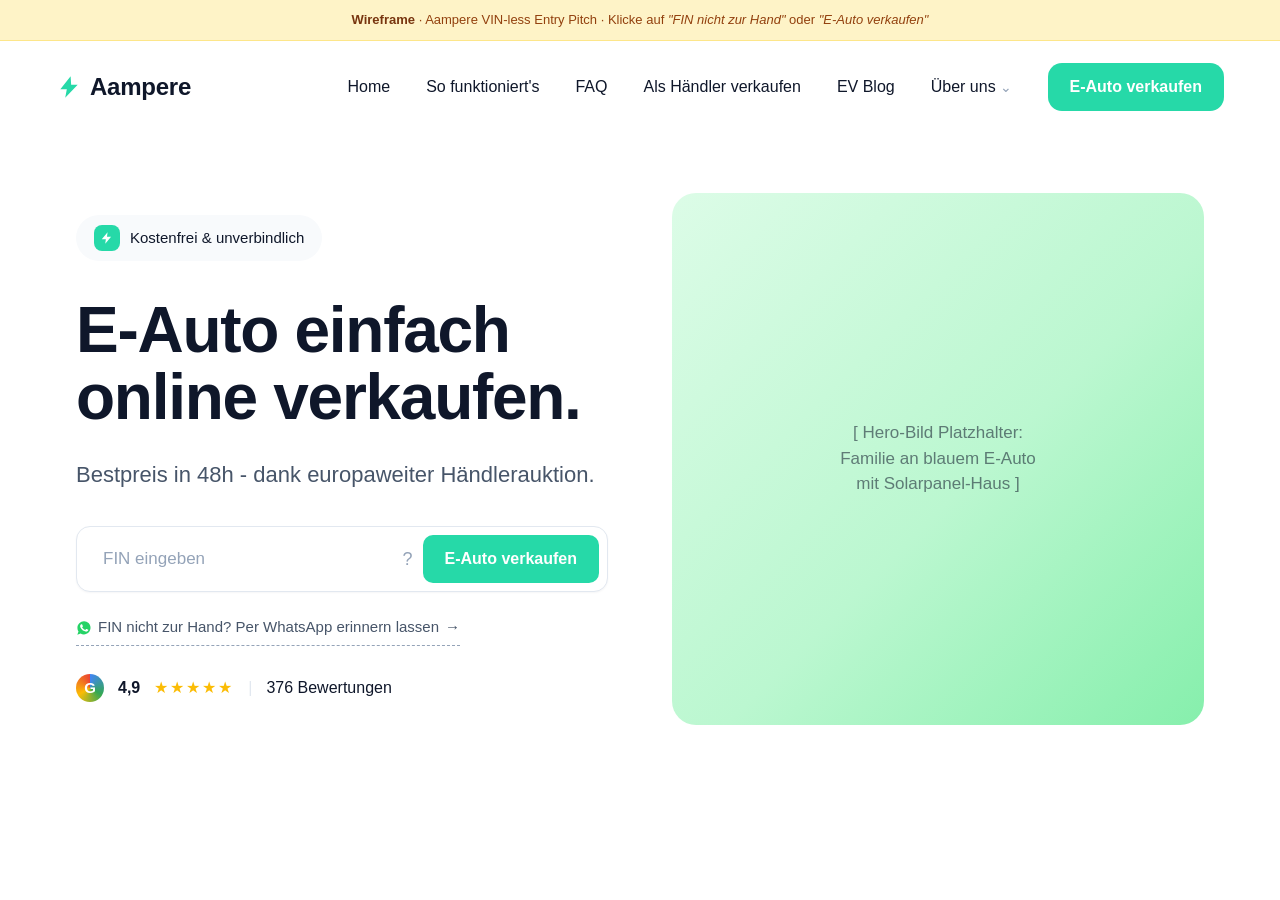
<file: index.html>
<!DOCTYPE html>
<html lang="de">
<head>
<meta charset="UTF-8">
<meta name="viewport" content="width=device-width, initial-scale=1.0">
<title>Aampere - E-Auto verkaufen (Wireframe)</title>
<link rel="stylesheet" href="styles.css">
</head>
<body>

<div class="wireframe-banner">
  <strong>Wireframe</strong> · Aampere VIN-less Entry Pitch · Klicke auf <em>"FIN nicht zur Hand"</em> oder <em>"E-Auto verkaufen"</em>
  
</div>

<header class="site-header">
  <div class="brand">
    <svg viewBox="0 0 24 24" fill="none" xmlns="http://www.w3.org/2000/svg">
      <path d="M13.5 2L4 14h6l-1.5 8L20 10h-6l-0.5-8z" fill="#26D9A8"/>
    </svg>
    <span>Aampere</span>
  </div>
  <nav class="nav">
    <a href="#">Home</a>
    <a href="#" class="nav-item-hide-mobile">So funktioniert's</a>
    <a href="#" class="nav-item-hide-mobile">FAQ</a>
    <a href="#" class="nav-item-hide-mobile">Als Händler verkaufen</a>
    <a href="#" class="nav-item-hide-mobile">EV Blog</a>
    <a href="#" class="nav-item-with-arrow nav-item-hide-mobile">Über uns</a>
    <a href="funnel-1-country.html" class="nav-cta">E-Auto verkaufen</a>
  </nav>
</header>

<section class="hero">
  <div class="hero-content">
    <div class="badge">
      <span class="badge-icon">
        <svg viewBox="0 0 24 24" fill="currentColor" xmlns="http://www.w3.org/2000/svg">
          <path d="M13 2L3 14h7l-1 8 10-12h-7l1-8z"/>
        </svg>
      </span>
      <span>Kostenfrei &amp; unverbindlich</span>
    </div>

    <h1 class="hero-title">E-Auto einfach<br>online verkaufen.</h1>
    <p class="hero-sub">Bestpreis in 48h - dank europaweiter Händlerauktion.</p>

    <form class="fin-input-row" onsubmit="event.preventDefault(); window.location='funnel-1-country.html';">
      <input type="text" placeholder="FIN eingeben" maxlength="17">
      <span class="help-icon">?</span>
      <button type="submit" class="btn-primary">E-Auto verkaufen</button>
    </form>

    <a href="phone-capture.html?from=home" class="fin-fallback-link">
      <svg class="wa-icon" width="16" height="16" viewBox="0 0 24 24" fill="currentColor" xmlns="http://www.w3.org/2000/svg">
        <path d="M12.04 2C6.58 2 2.13 6.45 2.13 11.91c0 1.95.57 3.81 1.61 5.39L2 22l4.84-1.71c1.5.84 3.21 1.28 4.99 1.28h.04c5.46 0 9.91-4.45 9.91-9.91 0-2.65-1.03-5.14-2.9-7.01A9.82 9.82 0 0012.04 2zm5.81 14.04c-.24.67-1.38 1.28-1.93 1.36-.51.07-1.13.1-1.83-.12-.42-.13-.97-.31-1.66-.61-2.93-1.27-4.85-4.21-4.99-4.41-.15-.2-1.2-1.6-1.2-3.06s.77-2.18 1.04-2.47c.27-.3.59-.37.79-.37.2 0 .39 0 .57.01.18.01.43-.07.67.51.24.59.83 2.04.91 2.19.07.15.12.32.02.52-.1.2-.15.32-.3.49-.15.17-.32.39-.45.52-.15.15-.31.32-.13.62.17.3.78 1.29 1.68 2.09 1.16 1.03 2.13 1.36 2.43 1.51.3.15.48.13.66-.08.18-.2.76-.89.96-1.19.2-.3.39-.25.66-.15.27.1 1.71.81 2 .96.29.15.49.22.56.34.07.13.07.71-.17 1.38z"/>
      </svg>
      <span>FIN nicht zur Hand? Per WhatsApp erinnern lassen</span>
      <span>→</span>
    </a>

    <div class="google-rating">
      <span class="google-g"></span>
      <strong>4,9</strong>
      <span class="stars">★★★★★</span>
      <span class="rating-divider">|</span>
      <span>376 Bewertungen</span>
    </div>
  </div>

  <div class="hero-image">
    <div class="hero-image-placeholder">
      [ Hero-Bild Platzhalter:<br>Familie an blauem E-Auto<br>mit Solarpanel-Haus ]
    </div>
  </div>
</section>

</body>
</html>
</file>
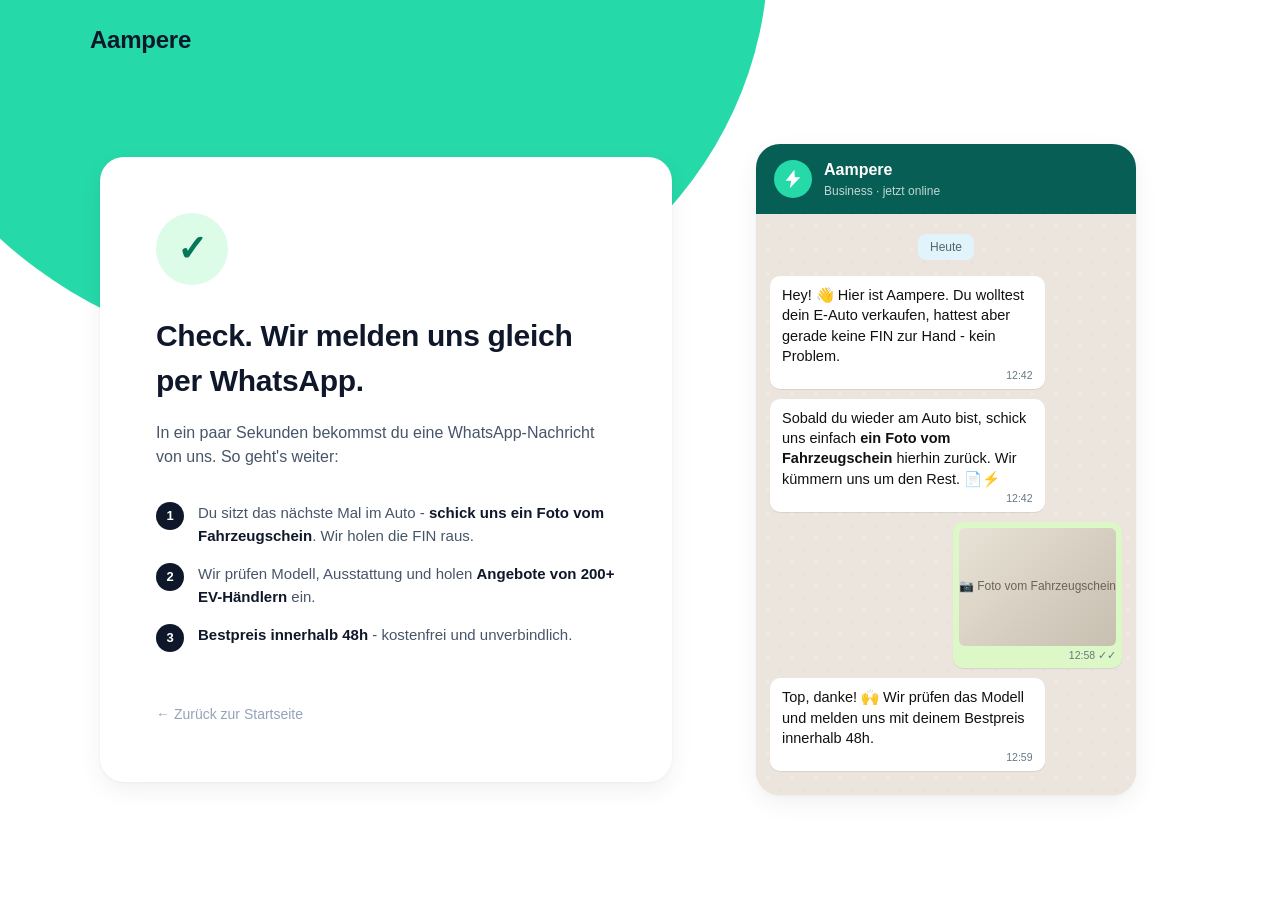
<file: confirmation.html>
<!DOCTYPE html>
<html lang="de">
<head>
<meta charset="UTF-8">
<meta name="viewport" content="width=device-width, initial-scale=1.0">
<title>Aampere · Check, wir melden uns</title>
<link rel="stylesheet" href="styles.css">
</head>
<body class="funnel-page">

<header class="funnel-header">
  <a href="index.html" class="brand">
    <svg viewBox="0 0 24 24" fill="none" xmlns="http://www.w3.org/2000/svg">
      <path d="M13.5 2L4 14h6l-1.5 8L20 10h-6l-0.5-8z" fill="#26D9A8"/>
    </svg>
    <span>Aampere</span>
  </a>
</header>

<main class="funnel-stage">
  <div class="confirmation-stage">
    <div class="card">
      <div class="success-check">✓</div>
      <h1 class="card-title">Check. Wir melden uns gleich per WhatsApp.</h1>
      <p class="card-sub">In ein paar Sekunden bekommst du eine WhatsApp-Nachricht von uns. So geht's weiter:</p>

      <ol class="steps">
        <li>
          <span class="step-num">1</span>
          <span>Du sitzt das nächste Mal im Auto - <strong>schick uns ein Foto vom Fahrzeugschein</strong>. Wir holen die FIN raus.</span>
        </li>
        <li>
          <span class="step-num">2</span>
          <span>Wir prüfen Modell, Ausstattung und holen <strong>Angebote von 200+ EV-Händlern</strong> ein.</span>
        </li>
        <li>
          <span class="step-num">3</span>
          <span><strong>Bestpreis innerhalb 48h</strong> - kostenfrei und unverbindlich.</span>
        </li>
      </ol>

      <a href="index.html" class="back-link">← Zurück zur Startseite</a>
    </div>

    <!-- WhatsApp mockup -->
    <div class="whatsapp-mock">
      <div class="wa-header">
        <div class="wa-avatar">
          <svg viewBox="0 0 24 24" fill="none" xmlns="http://www.w3.org/2000/svg">
            <path d="M13.5 2L4 14h6l-1.5 8L20 10h-6l-0.5-8z" fill="currentColor"/>
          </svg>
        </div>
        <div class="wa-header-text">
          <span class="wa-header-name">Aampere</span>
          <span class="wa-header-status">Business · jetzt online</span>
        </div>
      </div>
      <div class="wa-body">
        <div class="wa-date">Heute</div>

        <div class="wa-msg">
          Hey! 👋 Hier ist Aampere. Du wolltest dein E-Auto verkaufen, hattest aber gerade keine FIN zur Hand - kein Problem.
          <span class="wa-time">12:42</span>
        </div>

        <div class="wa-msg">
          Sobald du wieder am Auto bist, schick uns einfach <strong>ein Foto vom Fahrzeugschein</strong> hierhin zurück. Wir kümmern uns um den Rest. 📄⚡
          <span class="wa-time">12:42</span>
        </div>

        <div class="wa-msg-photo wa-msg">
          <div class="wa-photo-thumb">📷 Foto vom Fahrzeugschein</div>
          <span class="wa-time">12:58 ✓✓</span>
        </div>

        <div class="wa-msg">
          Top, danke! 🙌 Wir prüfen das Modell und melden uns mit deinem Bestpreis innerhalb 48h.
          <span class="wa-time">12:59</span>
        </div>
      </div>
    </div>
  </div>
</main>

</body>
</html>
</file>
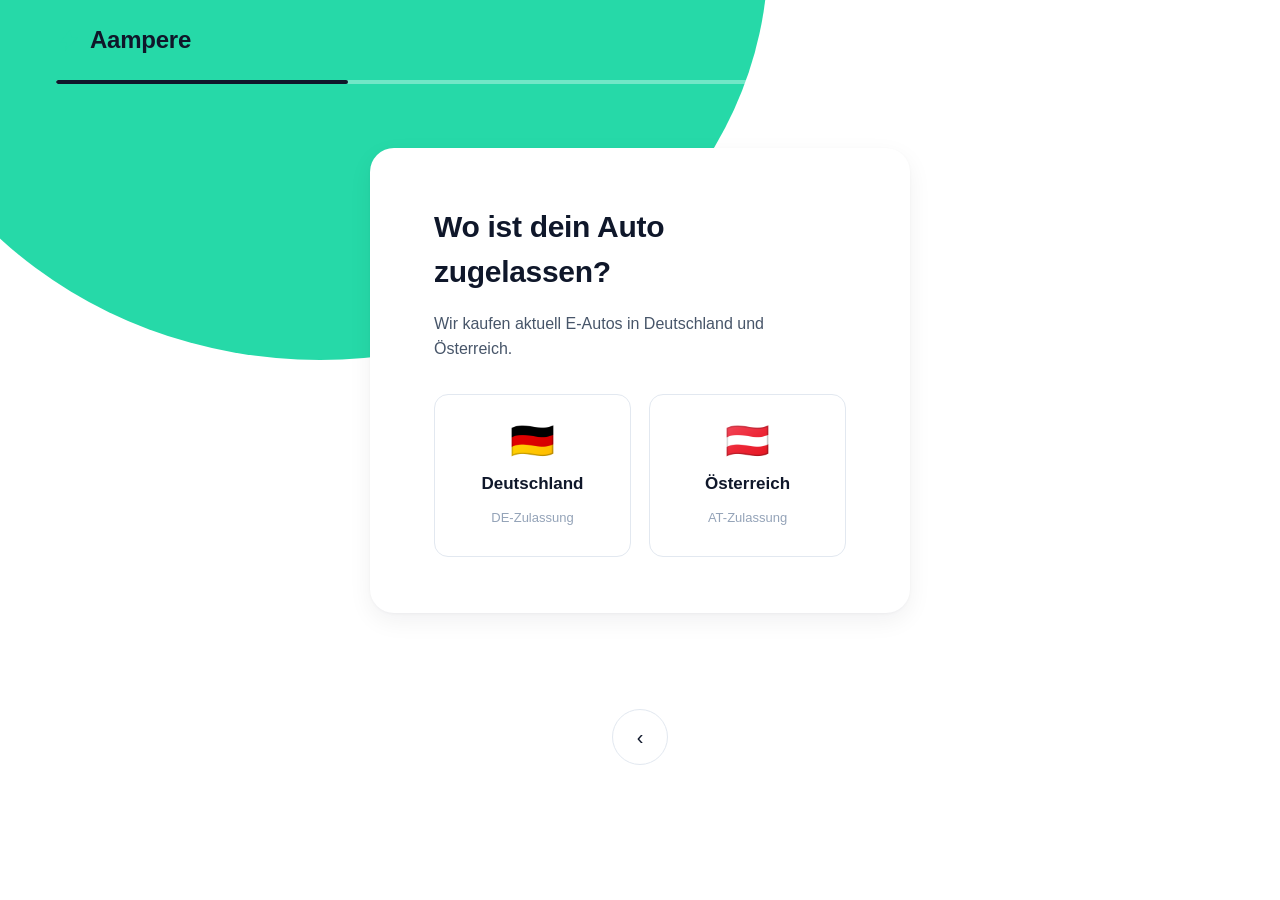
<file: funnel-1-country.html>
<!DOCTYPE html>
<html lang="de">
<head>
<meta charset="UTF-8">
<meta name="viewport" content="width=device-width, initial-scale=1.0">
<title>Aampere Funnel · Land</title>
<link rel="stylesheet" href="styles.css">
</head>
<body class="funnel-page">

<header class="funnel-header">
  <a href="index.html" class="brand">
    <svg viewBox="0 0 24 24" fill="none" xmlns="http://www.w3.org/2000/svg">
      <path d="M13.5 2L4 14h6l-1.5 8L20 10h-6l-0.5-8z" fill="#26D9A8"/>
    </svg>
    <span>Aampere</span>
  </a>
</header>

<div class="progress-bar"><div class="progress-bar-fill" style="width: 25%;"></div></div>

<main class="funnel-stage">
  <div class="card card-narrow">
    <h1 class="card-title">Wo ist dein Auto <strong>zugelassen</strong>?</h1>
    <p class="card-sub">Wir kaufen aktuell E-Autos in Deutschland und Österreich.</p>

    <div class="options-grid">
      <a href="funnel-2-registration.html" class="option-card">
        <span class="flag">🇩🇪</span>
        <span class="option-label">Deutschland</span>
        <span class="option-sub">DE-Zulassung</span>
      </a>
      <a href="funnel-2-registration.html" class="option-card">
        <span class="flag">🇦🇹</span>
        <span class="option-label">Österreich</span>
        <span class="option-sub">AT-Zulassung</span>
      </a>
    </div>
  </div>
</main>

<div class="funnel-foot">
  <a href="index.html" class="back-circle">‹</a>
</div>

</body>
</html>
</file>
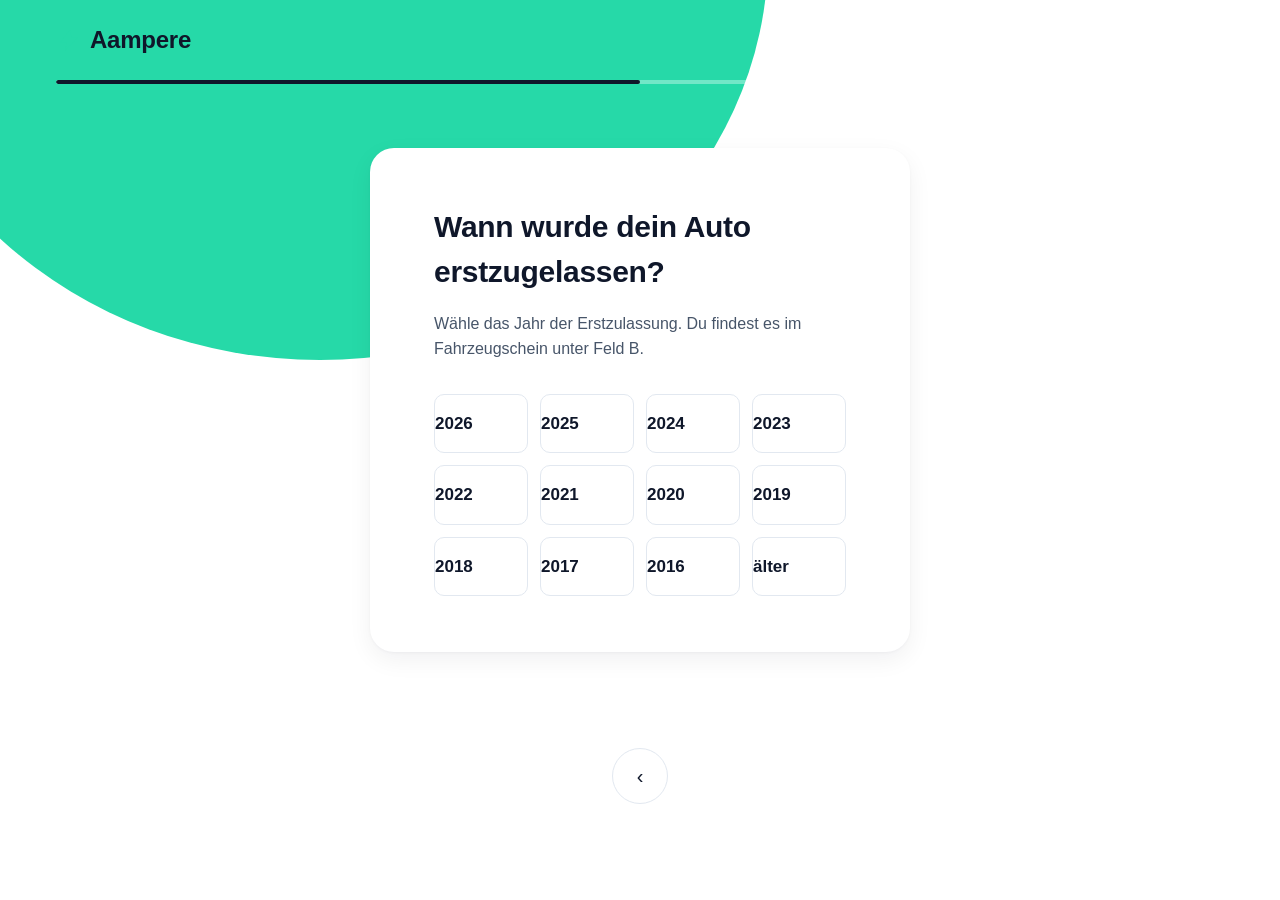
<file: funnel-2-registration.html>
<!DOCTYPE html>
<html lang="de">
<head>
<meta charset="UTF-8">
<meta name="viewport" content="width=device-width, initial-scale=1.0">
<title>Aampere Funnel · Erstzulassung</title>
<link rel="stylesheet" href="styles.css">
</head>
<body class="funnel-page">

<header class="funnel-header">
  <a href="index.html" class="brand">
    <svg viewBox="0 0 24 24" fill="none" xmlns="http://www.w3.org/2000/svg">
      <path d="M13.5 2L4 14h6l-1.5 8L20 10h-6l-0.5-8z" fill="#26D9A8"/>
    </svg>
    <span>Aampere</span>
  </a>
</header>

<div class="progress-bar"><div class="progress-bar-fill" style="width: 50%;"></div></div>

<main class="funnel-stage">
  <div class="card card-narrow">
    <h1 class="card-title">Wann wurde dein Auto <strong>erstzugelassen</strong>?</h1>
    <p class="card-sub">Wähle das Jahr der Erstzulassung. Du findest es im Fahrzeugschein unter Feld B.</p>

    <div class="year-grid">
      <a href="funnel-3-vin.html" class="year-btn">2026</a>
      <a href="funnel-3-vin.html" class="year-btn">2025</a>
      <a href="funnel-3-vin.html" class="year-btn">2024</a>
      <a href="funnel-3-vin.html" class="year-btn">2023</a>
      <a href="funnel-3-vin.html" class="year-btn">2022</a>
      <a href="funnel-3-vin.html" class="year-btn">2021</a>
      <a href="funnel-3-vin.html" class="year-btn">2020</a>
      <a href="funnel-3-vin.html" class="year-btn">2019</a>
      <a href="funnel-3-vin.html" class="year-btn">2018</a>
      <a href="funnel-3-vin.html" class="year-btn">2017</a>
      <a href="funnel-3-vin.html" class="year-btn">2016</a>
      <a href="funnel-3-vin.html" class="year-btn">älter</a>
    </div>
  </div>
</main>

<div class="funnel-foot">
  <a href="funnel-1-country.html" class="back-circle">‹</a>
</div>

</body>
</html>
</file>
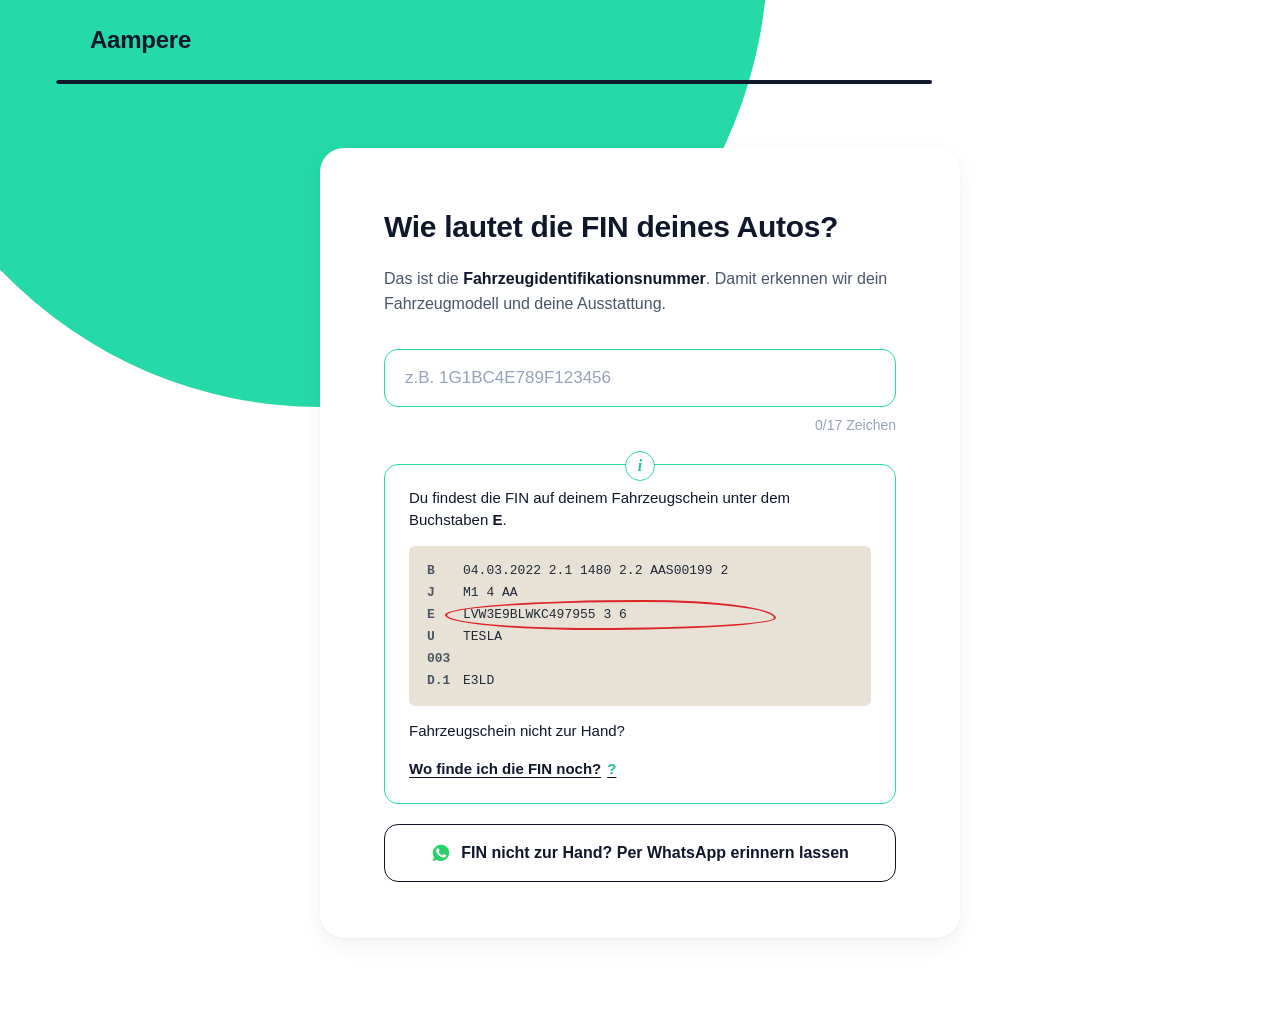
<file: funnel-3-vin.html>
<!DOCTYPE html>
<html lang="de">
<head>
<meta charset="UTF-8">
<meta name="viewport" content="width=device-width, initial-scale=1.0">
<title>Aampere Funnel · FIN-Eingabe</title>
<link rel="stylesheet" href="styles.css">
</head>
<body class="funnel-page">

<header class="funnel-header">
  <a href="index.html" class="brand">
    <svg viewBox="0 0 24 24" fill="none" xmlns="http://www.w3.org/2000/svg">
      <path d="M13.5 2L4 14h6l-1.5 8L20 10h-6l-0.5-8z" fill="#26D9A8"/>
    </svg>
    <span>Aampere</span>
  </a>
</header>

<div class="progress-bar"><div class="progress-bar-fill" style="width: 75%;"></div></div>

<main class="funnel-stage">
  <div class="card">
    <h1 class="card-title">Wie lautet die <strong>FIN</strong> deines Autos?</h1>
    <p class="card-sub">Das ist die <strong>Fahrzeugidentifikationsnummer</strong>. Damit erkennen wir dein Fahrzeugmodell und deine Ausstattung.</p>

    <div class="input-block">
      <input type="text" class="input-funnel" placeholder="z.B. 1G1BC4E789F123456" maxlength="17">
      <div class="input-meta">0/17 Zeichen</div>
    </div>

    <div class="help-callout">
      <p>Du findest die FIN auf deinem Fahrzeugschein unter dem Buchstaben <strong>E</strong>.</p>
      <div class="fahrzeugschein-mock">
        <div class="row"><span class="label">B</span><span>04.03.2022    2.1 1480    2.2 AAS00199    2</span></div>
        <div class="row"><span class="label">J</span><span>M1    4    AA</span></div>
        <div class="row fin-row"><span class="label">E</span><span>LVW3E9BLWKC497955    3   6<span class="fin-circle"></span></span></div>
        <div class="row"><span class="label">U</span><span>TESLA</span></div>
        <div class="row"><span class="label">003</span><span></span></div>
        <div class="row"><span class="label">D.1</span><span>E3LD</span></div>
      </div>
      <p>Fahrzeugschein nicht zur Hand?</p>
      <a href="#" class="help-link">
        <span>Wo finde ich die FIN noch?</span>
        <span class="q-icon">?</span>
      </a>
    </div>

    <!-- NEW SECONDARY ACTION: "FIN nicht zur Hand" Button -->
    <a href="phone-capture.html?from=funnel" class="btn-secondary-fallback">
      <svg class="wa-icon" width="20" height="20" viewBox="0 0 24 24" fill="currentColor" xmlns="http://www.w3.org/2000/svg">
        <path d="M12.04 2C6.58 2 2.13 6.45 2.13 11.91c0 1.95.57 3.81 1.61 5.39L2 22l4.84-1.71c1.5.84 3.21 1.28 4.99 1.28h.04c5.46 0 9.91-4.45 9.91-9.91 0-2.65-1.03-5.14-2.9-7.01A9.82 9.82 0 0012.04 2zm5.81 14.04c-.24.67-1.38 1.28-1.93 1.36-.51.07-1.13.1-1.83-.12-.42-.13-.97-.31-1.66-.61-2.93-1.27-4.85-4.21-4.99-4.41-.15-.2-1.2-1.6-1.2-3.06s.77-2.18 1.04-2.47c.27-.3.59-.37.79-.37.2 0 .39 0 .57.01.18.01.43-.07.67.51.24.59.83 2.04.91 2.19.07.15.12.32.02.52-.1.2-.15.32-.3.49-.15.17-.32.39-.45.52-.15.15-.31.32-.13.62.17.3.78 1.29 1.68 2.09 1.16 1.03 2.13 1.36 2.43 1.51.3.15.48.13.66-.08.18-.2.76-.89.96-1.19.2-.3.39-.25.66-.15.27.1 1.71.81 2 .96.29.15.49.22.56.34.07.13.07.71-.17 1.38z"/>
      </svg>
      <span>FIN nicht zur Hand? Per WhatsApp erinnern lassen</span>
    </a>
  </div>
</main>

</body>
</html>
</file>
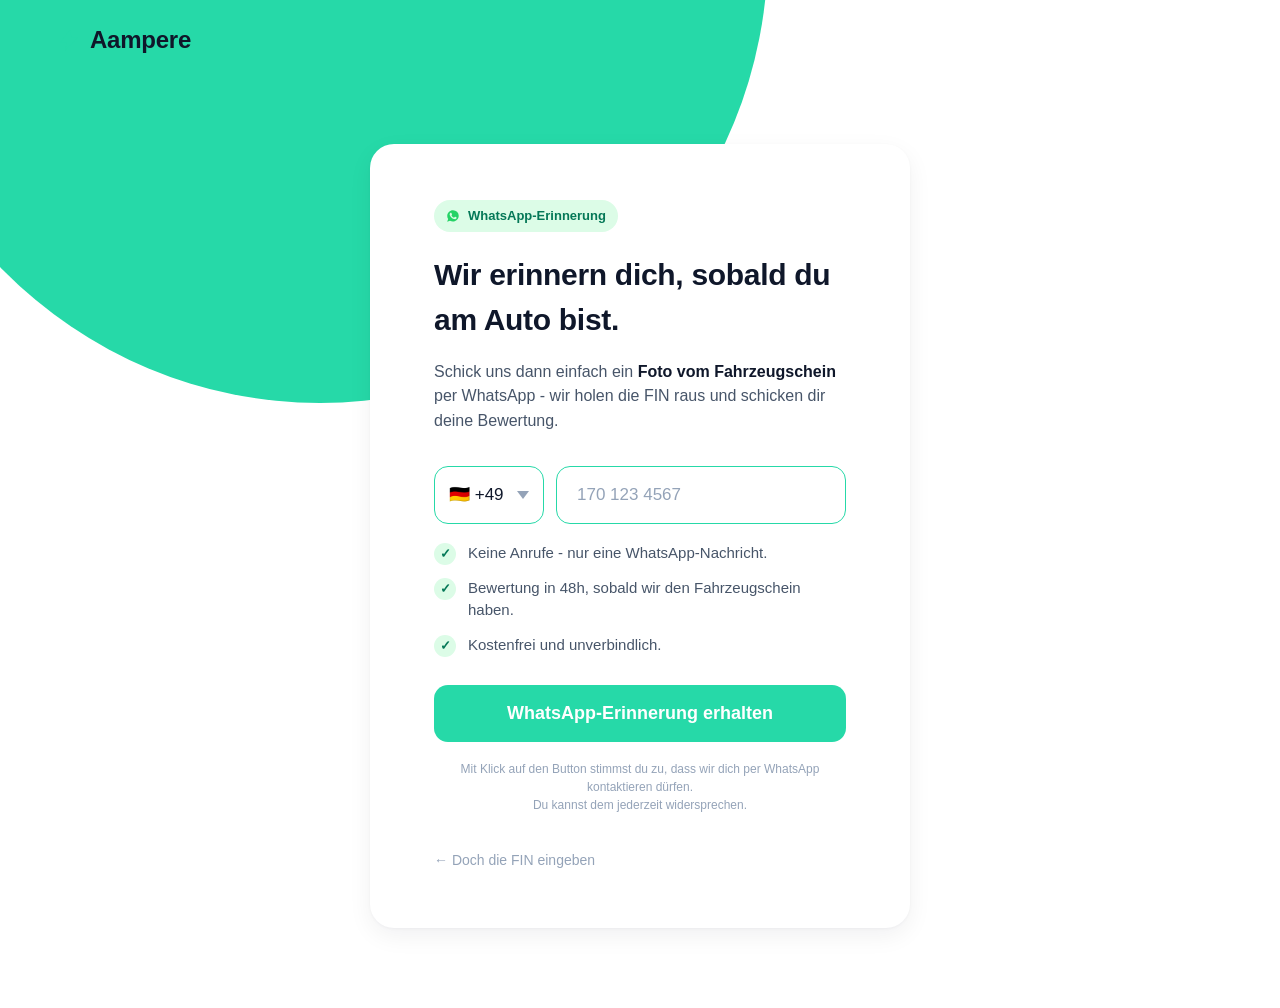
<file: phone-capture.html>
<!DOCTYPE html>
<html lang="de">
<head>
<meta charset="UTF-8">
<meta name="viewport" content="width=device-width, initial-scale=1.0">
<title>Aampere · Per WhatsApp erinnern</title>
<link rel="stylesheet" href="styles.css">
</head>
<body class="funnel-page">

<header class="funnel-header">
  <a href="index.html" class="brand">
    <svg viewBox="0 0 24 24" fill="none" xmlns="http://www.w3.org/2000/svg">
      <path d="M13.5 2L4 14h6l-1.5 8L20 10h-6l-0.5-8z" fill="#26D9A8"/>
    </svg>
    <span>Aampere</span>
  </a>
</header>

<main class="funnel-stage">
  <div class="card card-narrow">
    <span class="tag-pill">
      <svg class="wa-icon" width="14" height="14" viewBox="0 0 24 24" fill="currentColor" xmlns="http://www.w3.org/2000/svg">
        <path d="M12.04 2C6.58 2 2.13 6.45 2.13 11.91c0 1.95.57 3.81 1.61 5.39L2 22l4.84-1.71c1.5.84 3.21 1.28 4.99 1.28h.04c5.46 0 9.91-4.45 9.91-9.91 0-2.65-1.03-5.14-2.9-7.01A9.82 9.82 0 0012.04 2zm5.81 14.04c-.24.67-1.38 1.28-1.93 1.36-.51.07-1.13.1-1.83-.12-.42-.13-.97-.31-1.66-.61-2.93-1.27-4.85-4.21-4.99-4.41-.15-.2-1.2-1.6-1.2-3.06s.77-2.18 1.04-2.47c.27-.3.59-.37.79-.37.2 0 .39 0 .57.01.18.01.43-.07.67.51.24.59.83 2.04.91 2.19.07.15.12.32.02.52-.1.2-.15.32-.3.49-.15.17-.32.39-.45.52-.15.15-.31.32-.13.62.17.3.78 1.29 1.68 2.09 1.16 1.03 2.13 1.36 2.43 1.51.3.15.48.13.66-.08.18-.2.76-.89.96-1.19.2-.3.39-.25.66-.15.27.1 1.71.81 2 .96.29.15.49.22.56.34.07.13.07.71-.17 1.38z"/>
      </svg>
      WhatsApp-Erinnerung
    </span>

    <h1 class="card-title">Wir erinnern dich, sobald du am Auto bist.</h1>
    <p class="card-sub">Schick uns dann einfach ein <strong>Foto vom Fahrzeugschein</strong> per WhatsApp - wir holen die FIN raus und schicken dir deine Bewertung.</p>

    <form onsubmit="event.preventDefault(); window.location='confirmation.html';">
      <div class="phone-row">
        <select class="country-select">
          <option>🇩🇪 +49</option>
          <option>🇦🇹 +43</option>
        </select>
        <input type="tel" class="input-funnel" placeholder="170 123 4567" autocomplete="tel">
      </div>

      <ul class="value-list">
        <li><span class="check">✓</span><span>Keine Anrufe - nur eine WhatsApp-Nachricht.</span></li>
        <li><span class="check">✓</span><span>Bewertung in 48h, sobald wir den Fahrzeugschein haben.</span></li>
        <li><span class="check">✓</span><span>Kostenfrei und unverbindlich.</span></li>
      </ul>

      <button type="submit" class="btn-primary btn-primary-large">WhatsApp-Erinnerung erhalten</button>
    </form>

    <p class="fineprint">Mit Klick auf den Button stimmst du zu, dass wir dich per WhatsApp kontaktieren dürfen.<br>Du kannst dem jederzeit widersprechen.</p>

    <a href="funnel-3-vin.html" class="back-link">← Doch die FIN eingeben</a>
  </div>
</main>

</body>
</html>
</file>
<file: styles.css>
/* Aampere Wireframe - Shared Styles */

:root {
  --mint: #26D9A8;
  --mint-hover: #1FC495;
  --mint-soft: #DCFCE7;
  --ink: #0F172A;
  --body: #475569;
  --muted: #94A3B8;
  --line: #E2E8F0;
  --bg: #FFFFFF;
  --bg-soft: #F8FAFC;
  --shadow-card: 0 1px 3px rgba(15, 23, 42, 0.04), 0 8px 24px rgba(15, 23, 42, 0.06);
  --shadow-input: 0 1px 2px rgba(15, 23, 42, 0.04);
  --radius-sm: 10px;
  --radius-md: 14px;
  --radius-lg: 24px;
}

* {
  box-sizing: border-box;
}

html, body {
  margin: 0;
  padding: 0;
  font-family: -apple-system, BlinkMacSystemFont, "Inter", "Segoe UI", Helvetica, Arial, sans-serif;
  color: var(--ink);
  background: var(--bg);
  -webkit-font-smoothing: antialiased;
  line-height: 1.5;
}

a {
  color: inherit;
  text-decoration: none;
}

button {
  font-family: inherit;
  cursor: pointer;
  border: none;
}

/* ========== HEADER (homepage style) ========== */

.site-header {
  display: flex;
  align-items: center;
  justify-content: space-between;
  padding: 22px 56px;
  background: #fff;
}

.brand {
  display: flex;
  align-items: center;
  gap: 8px;
  font-weight: 700;
  font-size: 24px;
  letter-spacing: -0.01em;
}

.brand svg {
  width: 26px;
  height: 26px;
}

.nav {
  display: flex;
  align-items: center;
  gap: 36px;
  font-size: 16px;
  color: var(--ink);
  font-weight: 500;
}

.nav .nav-cta {
  background: var(--mint);
  color: #fff;
  padding: 12px 22px;
  border-radius: var(--radius-md);
  font-weight: 600;
  transition: background 0.15s;
}

.nav .nav-cta:hover {
  background: var(--mint-hover);
}

.nav-item-with-arrow::after {
  content: " ⌄";
  color: var(--muted);
  font-size: 14px;
}

/* ========== HOMEPAGE HERO ========== */

.hero {
  display: grid;
  grid-template-columns: 1fr 1fr;
  gap: 64px;
  max-width: 1240px;
  margin: 60px auto 0;
  padding: 0 56px 80px;
  align-items: center;
}

.hero-content {
  max-width: 540px;
}

.badge {
  display: inline-flex;
  align-items: center;
  gap: 10px;
  background: var(--bg-soft);
  border-radius: 999px;
  padding: 10px 18px;
  font-size: 15px;
  color: var(--ink);
  margin-bottom: 36px;
}

.badge-icon {
  background: var(--mint);
  border-radius: 8px;
  width: 26px;
  height: 26px;
  display: inline-flex;
  align-items: center;
  justify-content: center;
}

.badge-icon svg {
  width: 14px;
  height: 14px;
  color: #fff;
}

h1.hero-title {
  font-size: 64px;
  line-height: 1.05;
  font-weight: 700;
  letter-spacing: -0.02em;
  margin: 0 0 28px;
}

.hero-sub {
  font-size: 22px;
  color: var(--body);
  margin: 0 0 36px;
  line-height: 1.4;
}

.fin-input-row {
  display: flex;
  align-items: stretch;
  background: #fff;
  border: 1px solid var(--line);
  border-radius: var(--radius-md);
  padding: 8px;
  box-shadow: var(--shadow-input);
  max-width: 540px;
}

.fin-input-row input {
  flex: 1;
  border: none;
  outline: none;
  padding: 14px 18px;
  font-size: 17px;
  color: var(--ink);
  font-family: inherit;
  background: transparent;
}

.fin-input-row input::placeholder {
  color: var(--muted);
}

.fin-input-row .help-icon {
  display: inline-flex;
  align-items: center;
  justify-content: center;
  color: var(--muted);
  padding: 0 10px;
  font-size: 18px;
}

.btn-primary {
  background: var(--mint);
  color: #fff;
  font-weight: 600;
  font-size: 16px;
  padding: 14px 22px;
  border-radius: var(--radius-sm);
  transition: background 0.15s;
}

.btn-primary:hover {
  background: var(--mint-hover);
}

.btn-primary-large {
  width: 100%;
  padding: 18px 22px;
  font-size: 18px;
  border-radius: var(--radius-md);
}

/* NEW: FIN-not-at-hand link (homepage) */
.fin-fallback-link {
  display: inline-flex;
  align-items: center;
  gap: 6px;
  margin-top: 18px;
  font-size: 15px;
  color: var(--body);
  font-weight: 500;
  padding: 6px 0;
  border-bottom: 1px dashed var(--muted);
  transition: color 0.15s, border-color 0.15s;
}

.fin-fallback-link:hover {
  color: var(--mint-hover);
  border-bottom-color: var(--mint);
}

.fin-fallback-link .wa-icon {
  color: #25D366;
}

.google-rating {
  display: flex;
  align-items: center;
  gap: 14px;
  margin-top: 28px;
  font-size: 16px;
  color: var(--ink);
}

.google-g {
  width: 28px;
  height: 28px;
  background: conic-gradient(from 0deg, #4285F4, #34A853, #FBBC05, #EA4335);
  border-radius: 50%;
  display: inline-block;
  position: relative;
}

.google-g::after {
  content: "G";
  position: absolute;
  inset: 0;
  display: flex;
  align-items: center;
  justify-content: center;
  color: #fff;
  font-weight: 700;
  font-size: 15px;
}

.stars {
  color: #FBBC05;
  letter-spacing: 2px;
}

.rating-divider {
  color: var(--line);
}

.hero-image {
  width: 100%;
  aspect-ratio: 1 / 1;
  background: linear-gradient(135deg, #DCFCE7 0%, #BBF7D0 55%, #86EFAC 100%);
  border-radius: var(--radius-lg);
  display: flex;
  align-items: center;
  justify-content: center;
  color: var(--ink);
  font-size: 17px;
  font-weight: 500;
  text-align: center;
  padding: 40px;
}

.hero-image-placeholder {
  opacity: 0.55;
}

/* ========== FUNNEL LAYOUT ========== */

.funnel-page {
  min-height: 100vh;
  background: #fff;
  position: relative;
  overflow: hidden;
}

.funnel-page::before {
  content: "";
  position: absolute;
  top: -50%;
  left: -10%;
  width: 70%;
  height: 90%;
  background: var(--mint);
  border-radius: 50%;
  z-index: 0;
  filter: blur(0px);
  opacity: 1;
}

.funnel-header {
  position: relative;
  z-index: 2;
  padding: 22px 56px;
  display: flex;
  align-items: center;
}

.progress-bar {
  position: relative;
  z-index: 2;
  height: 4px;
  background: rgba(255, 255, 255, 0.35);
  margin: 0 56px;
  border-radius: 2px;
  overflow: hidden;
}

.progress-bar-fill {
  height: 100%;
  background: var(--ink);
  border-radius: 2px;
  transition: width 0.3s;
}

.funnel-stage {
  position: relative;
  z-index: 2;
  display: flex;
  justify-content: center;
  padding: 64px 24px 80px;
}

.card {
  background: #fff;
  border-radius: var(--radius-lg);
  box-shadow: var(--shadow-card);
  padding: 56px 64px;
  max-width: 640px;
  width: 100%;
}

.card-narrow {
  max-width: 540px;
}

.card-title {
  font-size: 30px;
  font-weight: 700;
  margin: 0 0 18px;
  letter-spacing: -0.01em;
  color: var(--ink);
}

.card-sub {
  font-size: 16px;
  color: var(--body);
  margin: 0 0 32px;
  line-height: 1.55;
}

.card-sub strong {
  color: var(--ink);
  font-weight: 600;
}

/* ========== INPUT FIELDS (Funnel) ========== */

.input-block {
  margin-bottom: 28px;
}

.input-funnel {
  width: 100%;
  border: 1.5px solid var(--mint);
  border-radius: var(--radius-md);
  padding: 18px 20px;
  font-size: 17px;
  color: var(--ink);
  font-family: inherit;
  background: #fff;
  outline: none;
  transition: border-color 0.15s;
}

.input-funnel:focus {
  border-color: var(--mint-hover);
  box-shadow: 0 0 0 4px rgba(38, 217, 168, 0.15);
}

.input-funnel::placeholder {
  color: var(--muted);
}

.input-meta {
  text-align: right;
  font-size: 14px;
  color: var(--muted);
  margin-top: 8px;
}

/* ========== HELP CALLOUT (Fahrzeugschein info) ========== */

.help-callout {
  background: #fff;
  border: 1.5px solid var(--mint);
  border-radius: var(--radius-md);
  padding: 22px 24px;
  position: relative;
  margin-top: 16px;
}

.help-callout::before {
  content: "i";
  position: absolute;
  top: -14px;
  left: 50%;
  transform: translateX(-50%);
  width: 28px;
  height: 28px;
  background: #fff;
  border: 1.5px solid var(--mint);
  border-radius: 50%;
  display: flex;
  align-items: center;
  justify-content: center;
  font-family: Georgia, serif;
  font-style: italic;
  font-weight: 600;
  color: var(--mint-hover);
}

.help-callout p {
  margin: 0 0 14px;
  font-size: 15px;
  color: var(--ink);
}

.fahrzeugschein-mock {
  background: #E8E2D6;
  border-radius: 6px;
  padding: 14px 18px;
  font-family: "Courier New", monospace;
  font-size: 13px;
  line-height: 1.7;
  color: #1F2937;
  position: relative;
  margin: 14px 0;
}

.fahrzeugschein-mock .row {
  display: grid;
  grid-template-columns: 24px 1fr;
  gap: 12px;
  align-items: center;
}

.fahrzeugschein-mock .label {
  font-weight: 700;
  color: #4B5563;
}

.fahrzeugschein-mock .fin-row {
  position: relative;
}

.fahrzeugschein-mock .fin-circle {
  position: absolute;
  top: -4px;
  left: 18px;
  right: 18%;
  bottom: -4px;
  border: 2px solid #DC2626;
  border-radius: 60% 40% 55% 45% / 50% 60% 40% 50%;
  pointer-events: none;
}

.help-link {
  display: inline-flex;
  align-items: center;
  gap: 6px;
  font-size: 15px;
  color: var(--ink);
  font-weight: 600;
  text-decoration: underline;
  text-decoration-thickness: 1px;
  text-underline-offset: 3px;
}

.help-link .q-icon {
  color: var(--mint-hover);
}

/* NEW: Secondary CTA "FIN nicht zur Hand" inside funnel */
.btn-secondary-fallback {
  display: flex;
  align-items: center;
  justify-content: center;
  gap: 10px;
  width: 100%;
  background: #fff;
  color: var(--ink);
  border: 1.5px solid var(--ink);
  border-radius: var(--radius-md);
  padding: 16px 20px;
  font-size: 16px;
  font-weight: 600;
  margin-top: 20px;
  transition: background 0.15s, color 0.15s;
}

.btn-secondary-fallback:hover {
  background: var(--ink);
  color: #fff;
}

.btn-secondary-fallback .wa-icon {
  color: #25D366;
}

.btn-secondary-fallback:hover .wa-icon {
  color: #fff;
}

.divider-or {
  display: flex;
  align-items: center;
  gap: 14px;
  color: var(--muted);
  font-size: 13px;
  text-transform: uppercase;
  letter-spacing: 0.08em;
  margin: 24px 0 4px;
}

.divider-or::before,
.divider-or::after {
  content: "";
  flex: 1;
  height: 1px;
  background: var(--line);
}

/* ========== FUNNEL NAV (back arrow, scan) ========== */

.funnel-foot {
  position: relative;
  z-index: 2;
  display: flex;
  align-items: center;
  justify-content: center;
  gap: 24px;
  padding: 16px 24px 32px;
}

.back-circle {
  width: 56px;
  height: 56px;
  border-radius: 50%;
  background: #fff;
  border: 1px solid var(--line);
  display: flex;
  align-items: center;
  justify-content: center;
  color: var(--ink);
  font-size: 20px;
}

.scan-pill {
  display: flex;
  align-items: center;
  gap: 14px;
  background: #fff;
  border: 1px solid var(--line);
  border-radius: 999px;
  padding: 12px 24px;
  color: var(--ink);
  font-size: 14px;
}

.scan-pill .dot {
  width: 22px;
  height: 22px;
  border-radius: 50%;
  display: inline-flex;
  align-items: center;
  justify-content: center;
  font-weight: 600;
  font-size: 12px;
}

.scan-pill .dot-cancel {
  background: #1F2937;
  color: #fff;
}

.scan-pill .dot-confirm {
  background: var(--ink);
  color: #fff;
}

.scan-pill .scan-lines {
  letter-spacing: 1px;
  color: var(--muted);
}

/* ========== COUNTRY / OPTION PICKER ========== */

.options-grid {
  display: grid;
  grid-template-columns: 1fr 1fr;
  gap: 18px;
}

.option-card {
  background: #fff;
  border: 1.5px solid var(--line);
  border-radius: var(--radius-md);
  padding: 28px 24px;
  display: flex;
  flex-direction: column;
  align-items: center;
  gap: 12px;
  cursor: pointer;
  transition: border-color 0.15s, transform 0.1s;
  font: inherit;
  color: inherit;
  text-align: center;
}

.option-card:hover {
  border-color: var(--mint);
  transform: translateY(-1px);
}

.option-card .flag {
  font-size: 36px;
  line-height: 1;
}

.option-card .option-label {
  font-size: 17px;
  font-weight: 600;
  color: var(--ink);
}

.option-card .option-sub {
  font-size: 13px;
  color: var(--muted);
}

/* ========== YEAR PICKER ========== */

.year-grid {
  display: grid;
  grid-template-columns: repeat(4, 1fr);
  gap: 12px;
}

.year-btn {
  background: #fff;
  border: 1.5px solid var(--line);
  border-radius: var(--radius-sm);
  padding: 16px 0;
  font-size: 17px;
  font-weight: 600;
  color: var(--ink);
  transition: border-color 0.15s, background 0.15s;
}

.year-btn:hover {
  border-color: var(--mint);
  background: var(--mint-soft);
}

/* ========== PHONE CAPTURE ========== */

.tag-pill {
  display: inline-flex;
  align-items: center;
  gap: 8px;
  background: #DCFCE7;
  color: #047857;
  font-size: 13px;
  font-weight: 600;
  padding: 6px 12px;
  border-radius: 999px;
  margin-bottom: 20px;
}

.tag-pill .wa-icon {
  color: #25D366;
}

.phone-row {
  display: grid;
  grid-template-columns: 110px 1fr;
  gap: 12px;
  margin-bottom: 18px;
}

.country-select {
  border: 1.5px solid var(--mint);
  border-radius: var(--radius-md);
  background: #fff;
  font-family: inherit;
  font-size: 17px;
  color: var(--ink);
  padding: 18px 14px;
  outline: none;
  cursor: pointer;
  appearance: none;
  background-image: url("data:image/svg+xml;utf8,<svg xmlns='http://www.w3.org/2000/svg' width='12' height='8' viewBox='0 0 12 8'><path fill='%2394A3B8' d='M6 8L0 0h12z'/></svg>");
  background-repeat: no-repeat;
  background-position: right 14px center;
  padding-right: 32px;
}

.value-list {
  list-style: none;
  padding: 0;
  margin: 12px 0 28px;
  display: grid;
  gap: 12px;
}

.value-list li {
  display: flex;
  align-items: flex-start;
  gap: 12px;
  font-size: 15px;
  color: var(--body);
}

.value-list .check {
  width: 22px;
  height: 22px;
  border-radius: 50%;
  background: var(--mint-soft);
  color: #047857;
  display: inline-flex;
  align-items: center;
  justify-content: center;
  font-size: 13px;
  font-weight: 700;
  flex-shrink: 0;
  margin-top: 1px;
}

.fineprint {
  font-size: 12px;
  color: var(--muted);
  text-align: center;
  margin-top: 18px;
  line-height: 1.5;
}

.back-link {
  display: inline-flex;
  align-items: center;
  gap: 6px;
  margin-top: 24px;
  font-size: 14px;
  color: var(--muted);
  font-weight: 500;
}

.back-link:hover {
  color: var(--ink);
}

/* ========== CONFIRMATION ========== */

.confirmation-stage {
  display: grid;
  grid-template-columns: 1.1fr 0.9fr;
  gap: 40px;
  max-width: 1080px;
  width: 100%;
  align-items: center;
}

.success-check {
  width: 72px;
  height: 72px;
  border-radius: 50%;
  background: var(--mint-soft);
  color: #047857;
  display: flex;
  align-items: center;
  justify-content: center;
  font-size: 36px;
  font-weight: 700;
  margin-bottom: 28px;
}

.confirmation-stage .card {
  padding: 56px 56px;
}

.steps {
  list-style: none;
  padding: 0;
  margin: 18px 0 28px;
  display: grid;
  gap: 16px;
}

.steps li {
  display: grid;
  grid-template-columns: 28px 1fr;
  gap: 14px;
  font-size: 15px;
  color: var(--body);
  line-height: 1.5;
}

.steps .step-num {
  width: 28px;
  height: 28px;
  border-radius: 50%;
  background: var(--ink);
  color: #fff;
  display: inline-flex;
  align-items: center;
  justify-content: center;
  font-size: 13px;
  font-weight: 700;
}

.steps strong {
  color: var(--ink);
  font-weight: 600;
}

/* WhatsApp mockup */

.whatsapp-mock {
  background: #E5DDD3;
  border-radius: var(--radius-lg);
  padding: 0;
  box-shadow: var(--shadow-card);
  overflow: hidden;
  max-width: 380px;
  margin: 0 auto;
  font-family: -apple-system, "Helvetica Neue", Helvetica, sans-serif;
}

.wa-header {
  background: #075E54;
  color: #fff;
  padding: 14px 18px;
  display: flex;
  align-items: center;
  gap: 12px;
}

.wa-avatar {
  width: 38px;
  height: 38px;
  border-radius: 50%;
  background: var(--mint);
  display: flex;
  align-items: center;
  justify-content: center;
}

.wa-avatar svg {
  width: 22px;
  height: 22px;
  color: #fff;
}

.wa-header-text {
  display: flex;
  flex-direction: column;
}

.wa-header-name {
  font-size: 16px;
  font-weight: 600;
}

.wa-header-status {
  font-size: 12px;
  opacity: 0.75;
}

.wa-body {
  padding: 20px 14px 24px;
  background: #ECE5DD;
  background-image:
    radial-gradient(rgba(255, 255, 255, 0.4) 1px, transparent 1px),
    radial-gradient(rgba(0, 0, 0, 0.03) 1px, transparent 1px);
  background-size: 24px 24px, 24px 24px;
  background-position: 0 0, 12px 12px;
  min-height: 280px;
  display: flex;
  flex-direction: column;
  gap: 10px;
}

.wa-date {
  align-self: center;
  background: rgba(225, 245, 254, 0.92);
  border-radius: 8px;
  padding: 4px 12px;
  font-size: 12px;
  color: #54656F;
  margin-bottom: 6px;
}

.wa-msg {
  background: #fff;
  border-radius: 10px;
  padding: 9px 12px 6px;
  max-width: 78%;
  font-size: 14.5px;
  color: #111;
  line-height: 1.4;
  box-shadow: 0 1px 1px rgba(0, 0, 0, 0.08);
  position: relative;
}

.wa-msg-sent {
  align-self: flex-end;
  background: #DCF8C6;
}

.wa-msg-photo {
  align-self: flex-end;
  background: #DCF8C6;
  padding: 6px;
  max-width: 64%;
}

.wa-photo-thumb {
  width: 100%;
  aspect-ratio: 4 / 3;
  background: linear-gradient(135deg, #E8E2D6, #C7BFB0);
  border-radius: 6px;
  display: flex;
  align-items: center;
  justify-content: center;
  color: #6B6356;
  font-size: 12px;
  font-weight: 500;
}

.wa-time {
  display: block;
  text-align: right;
  font-size: 10.5px;
  color: #667781;
  margin-top: 2px;
}

/* ========== FOOTNOTE BANNER (for parked questions hint) ========== */

.wireframe-banner {
  background: #FEF3C7;
  border-bottom: 1px solid #FDE68A;
  padding: 10px 24px;
  font-size: 13px;
  color: #92400E;
  text-align: center;
}

.wireframe-banner strong {
  color: #78350F;
}

.wireframe-banner a {
  color: #92400E;
  text-decoration: underline;
  margin-left: 8px;
}

/* ========== RESPONSIVE ========== */

@media (max-width: 900px) {
  .site-header,
  .funnel-header {
    padding: 18px 20px;
  }

  .nav {
    gap: 18px;
    font-size: 14px;
  }

  .nav-item-hide-mobile {
    display: none;
  }

  .hero {
    grid-template-columns: 1fr;
    gap: 36px;
    padding: 0 20px 60px;
    margin-top: 30px;
  }

  h1.hero-title {
    font-size: 40px;
  }

  .hero-sub {
    font-size: 18px;
  }

  .card {
    padding: 36px 28px;
  }

  .card-title {
    font-size: 24px;
  }

  .funnel-stage {
    padding: 40px 16px 60px;
  }

  .funnel-page::before {
    width: 130%;
    top: -40%;
    left: -20%;
  }

  .progress-bar {
    margin: 0 20px;
  }

  .confirmation-stage {
    grid-template-columns: 1fr;
    gap: 24px;
  }

  .options-grid {
    grid-template-columns: 1fr;
  }

  .year-grid {
    grid-template-columns: repeat(3, 1fr);
  }

  .hero-image {
    aspect-ratio: 4 / 3;
  }
}
</file>
